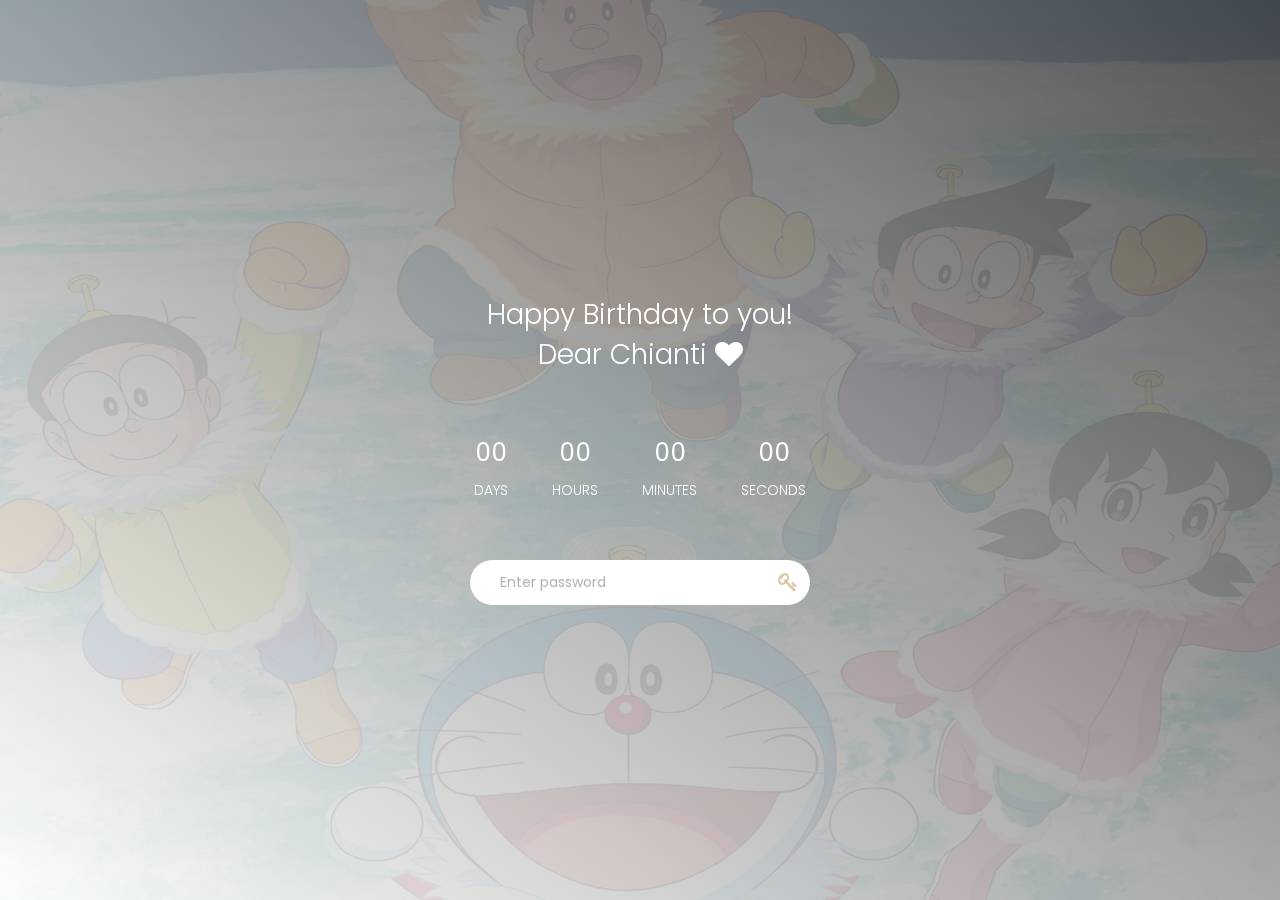
<file: index.html>
<!DOCTYPE html>
<html lang="en">
<head>

     <title>HBD</title>
<!-- 

Get Ready Template

https://templatemo.com/tm-521-get-ready

-->
     <meta charset="UTF-8">
     <meta http-equiv="X-UA-Compatible" content="IE=Edge">
     <meta name="description" content="">
     <meta name="keywords" content="">
     <meta name="team" content="">
     <meta name="viewport" content="width=device-width, initial-scale=1, maximum-scale=1">

     <link rel="stylesheet" href="css/bootstrap.min.css">
     <link rel="stylesheet" href="css/vegas.min.css">
     <link rel="stylesheet" href="css/font-awesome.min.css">

     <!-- MAIN CSS -->
     <link rel="stylesheet" href="css/templatemo-style.css">

</head>
<body>

     <!-- PRE LOADER -->
     <section class="preloader">
          <!-- <div class="spinner">

               <span class="spinner-rotate"></span>
               
          </div> -->
     </section>


     <!-- GRID LINE -->
    <!-- <section class="grid">
         <div class="container">
            <div class="row">

              <div class="col-md-2 col-sm-2">
                <div class="grid-line"></div>
              </div>
              <div class="col-md-2 col-sm-2">
                <div class="grid-line"></div>
              </div>
              <div class="col-md-2 col-sm-2">
                <div class="grid-line"></div>
              </div>
              <div class="col-md-2 col-sm-2">
                <div class="grid-line"></div>
              </div>
              <div class="col-md-2 col-sm-2">
                <div class="grid-line"></div>
              </div>

            </div>
         </div>
    </section> -->


    <div class="menu-bg"></div>
    <!-- <div class="menu-burger">☰</div> -->

    <!-- <div class="menu-items">
       <div class="container">
         <div class="row">
           <div class="col-md-offset-2 col-md-4 col-sm-6">
            <h1>Navigations</h1>
             <ul class="menu">
                <li><a href="#">Home</a></li>
                <li><a href="#">Our Studio</a></li>
                <li><a href="#">Journal</a></li>
                <li><a href="#">Start a project</a></li>
                <li><a href="#">Email Us</a></li>
            </ul>
           </div>

           <div class="col-md-4 col-sm-6">
             <address>
               <h1>Our Studio</h1>
               <p>1234 New Street View, <br> Kumasi, Ghana</p>
               <div class="google-map">
                  <iframe src="https://www.google.com/maps/embed?pb=!1m18!1m12!1m3!1d1197183.8373802372!2d-1.9415093691103689!3d6.781986417238027!2m3!1f0!2f0!3f0!3m2!1i1024!2i768!4f13.1!3m3!1m2!1s0xfdb96f349e85efd%3A0xb8d1e0b88af1f0f5!2sKumasi+Central+Market!5e0!3m2!1sen!2sth!4v1532967884907" allowfullscreen></iframe>
               </div>
             </address>
           </div> 

           <div class="col-md-12 col-sm-12">
             <ul class="social-icon">
              <li class="line"></li>
               <li><a href="https://fb.com/templatemo" class="fa fa-facebook"></a></li>
               <li><a href="#" class="fa fa-twitter"></a></li>
               <li><a href="https://plus.google.com/+templatemo" class="fa fa-google"></a></li>
               <li><a href="#" class="fa fa-instagram"></a></li>
             </ul>
           </div>
         </div>
       </div>
    </div> -->


     <!-- HOME -->
     <section id="home">
        <div class="overlay"></div>
          <div class="container">
               <div class="row">

                    <div class="col-md-12 col-sm-12">
                         <div class="home-info">
                              <h1>Happy Birthday to you!<br>Dear Chianti <i class="fa fa-heart" aria-hidden="true"></i></h1>
                              <!-- You can change the date time in init.js file -->
                              <ul class="countdown">
                                   <li>
                                        <span class="days" id="days">00</span>
                                        <h3>Days</h3>
                                   </li>
                                   <li>
                                        <span class="hours" id="hours">00</span>
                                        <h3>hours</h3>
                                   </li>
                                   <li>
                                        <span class="minutes" id="minutes">00</span>
                                        <h3>minutes</h3>
                                   </li>
                                   <li>
                                        <span class="seconds" id="seconds">00</span>
                                        <h3>seconds</h3>
                                   </li>     
                              </ul>
                              <div class="subscribe-form">
                                <form action="" method="get">
                                  <input type="text" name="name" id="name" class="form-control" placeholder="Enter password">
                                  <button type="submit" class='submitButton'><i class="fa fa-key" aria-hidden="true"></i></button>
                                </form>
                              </div>
                         </div>
                    </div>

               </div>
          </div>
     </section>

     <!-- SCRIPTS -->
     <script src="js/jquery.js"></script>
     <script src="js/bootstrap.min.js"></script>
     <script src="js/vegas.min.js"></script>
     <script src="js/countdown.js"></script>
     <script src="js/init.js"></script>
     <script src="js/custom.js"></script>

</body>
</html>
</file>
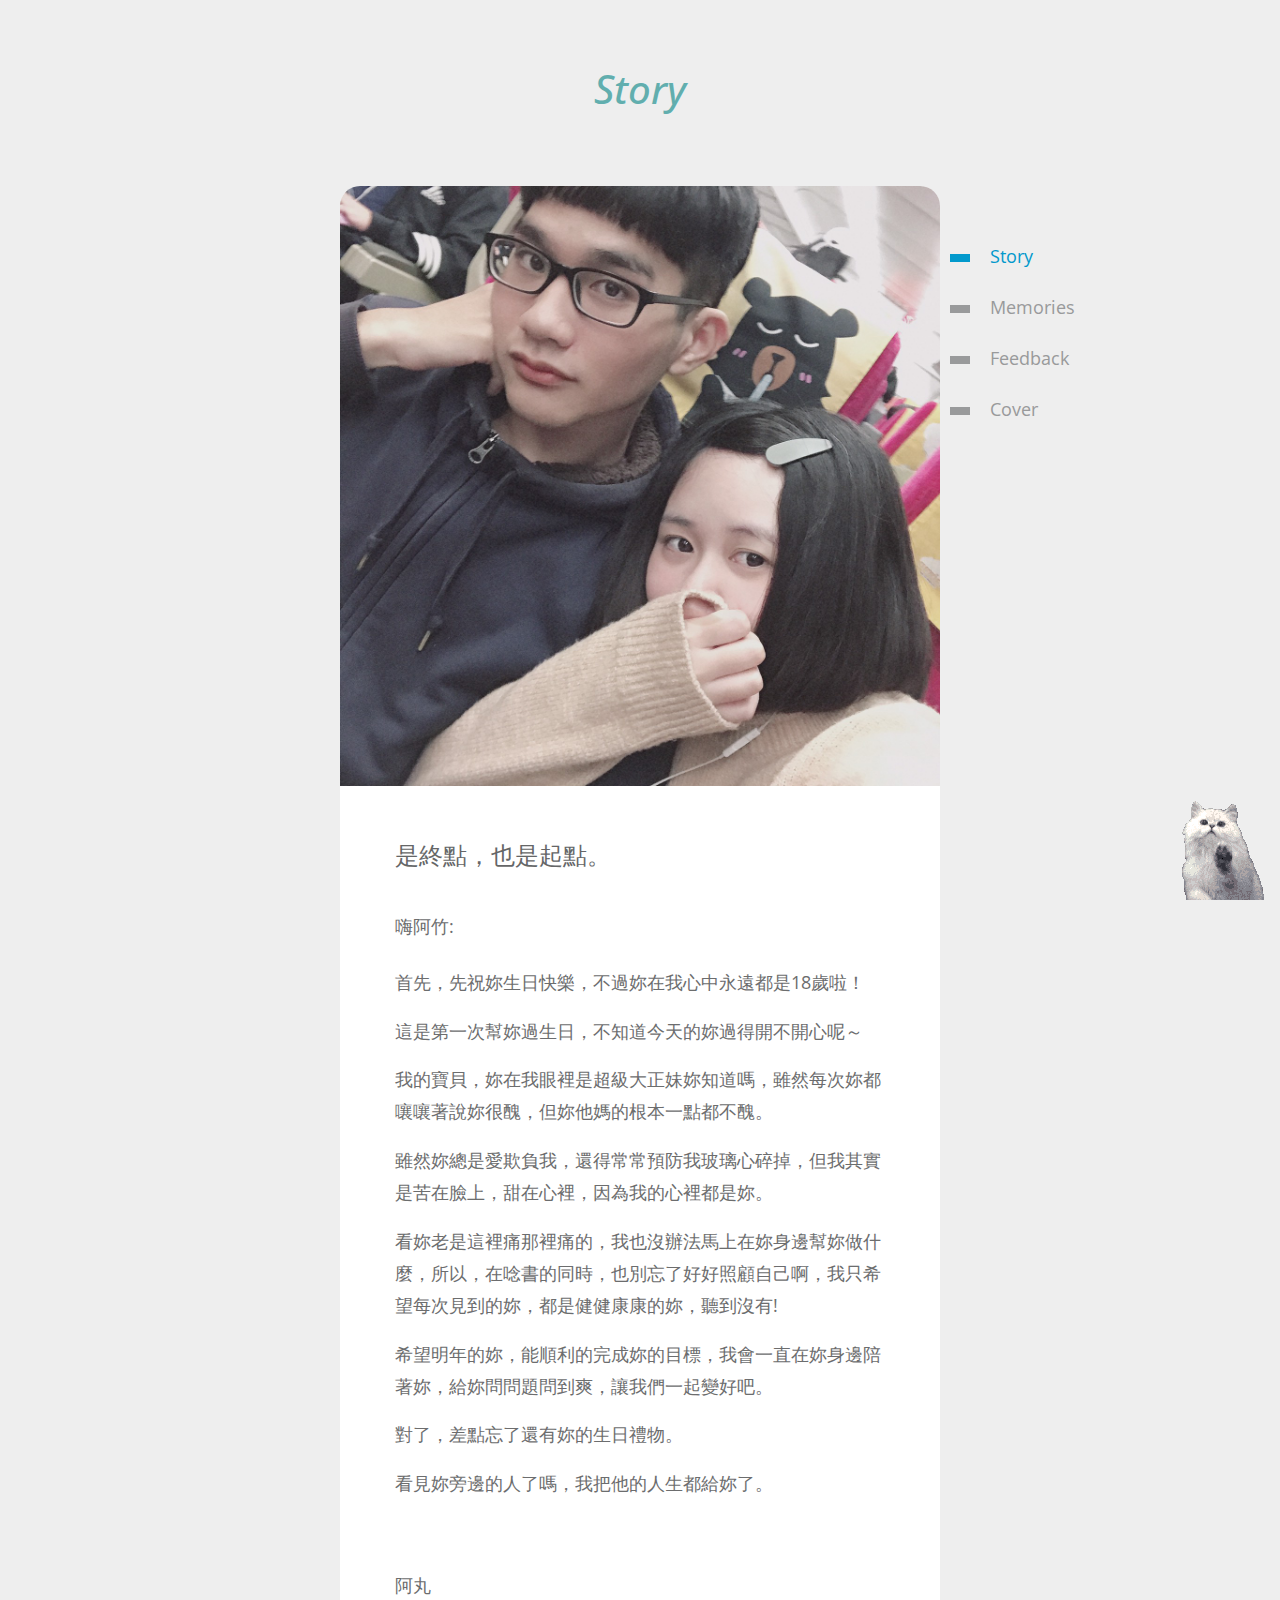
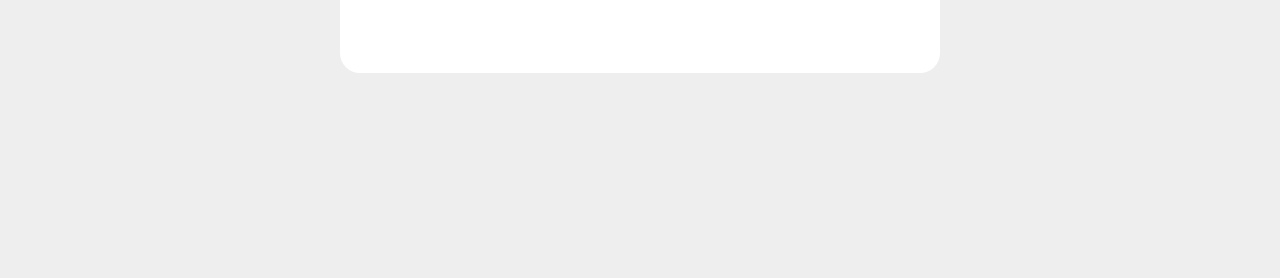
<file: main/index.html>
<!DOCTYPE html>
<html lang="en">

<head>
  <meta charset="UTF-8" />
  <meta name="viewport" content="width=device-width, initial-scale=1.0" />
  <meta http-equiv="X-UA-Compatible" content="ie=edge" />
  <title>Story</title>

  <link rel="stylesheet" href="https://fonts.googleapis.com/css?family=Open+Sans:400,600" />
  <link rel="stylesheet" href="css/bootstrap.min.css" />
  <link rel="stylesheet" href="css/templatemo-style.css" />
  <link rel="stylesheet" href="https://cdnjs.cloudflare.com/ajax/libs/font-awesome/4.7.0/css/font-awesome.min.css">

</head>

<body>
  <div class="tm-page-container mx-auto">
    <header class="tm-header text-center">
      <h1 class="tm-primary-color"><i>Story</i></h1>
      <!-- <p class="tm-primary-color"><i>Stories</i></p> -->
    </header>

    <section class="tm-section">
      <nav class="tm-nav">
        <ul>
          <li class="active">
            <a href="index.html" class="intro"><span class="tm-nav-deco"></span>Story</a>
          </li>
          <li>
            <a href="gallery.html" class="gallery"><span class="tm-nav-deco"></span>Memories</a>
          </li>
          <li>
            <a href="contact.html" class="contact"><span class="tm-nav-deco"></span>Feedback</a>
          </li>
          <li>
            <a href="../index.html" class="cover"><span class="tm-nav-deco"></span>Cover</a>
          </li>
        </ul>
      </nav>
      <div class="tm-content-container">
        <figure class="mb-0">
          <img src="img/card_title.JPG" alt="Image" class="img-fluid tm-img" />
        </figure>
        <div class="tm-content">
          <h2 class="tm-page-title">是終點，也是起點。</h2>
          <p class="mb-4">
            嗨阿竹: </br></p>
          <p>
            首先，先祝妳生日快樂，不過妳在我心中永遠都是18歲啦！

          </p>
          <p>
            這是第一次幫妳過生日，不知道今天的妳過得開不開心呢～
          </p>
          <p>我的寶貝，妳在我眼裡是超級大正妹妳知道嗎，雖然每次妳都嚷嚷著說妳很醜，但妳他媽的根本一點都不醜。</p>
          <p>雖然妳總是愛欺負我，還得常常預防我玻璃心碎掉，但我其實是苦在臉上，甜在心裡，因為我的心裡都是妳。</p>
          <p>看妳老是這裡痛那裡痛的，我也沒辦法馬上在妳身邊幫妳做什麼，所以，在唸書的同時，也別忘了好好照顧自己啊，我只希望每次見到的妳，都是健健康康的妳，聽到沒有!</p>
          <p>希望明年的妳，能順利的完成妳的目標，我會一直在妳身邊陪著妳，給妳問問題問到爽，讓我們一起變好吧。</p>
          <p>對了，差點忘了還有妳的生日禮物。</p>
          <p>看見妳旁邊的人了嗎，我把他的人生都給妳了。</p>
          
          <br/>
          <br/>  
          <p>阿丸</p>
        </div>
      </div>
    </section>

    <div class="scroll">
        <img src="./img/cat2.gif" alt="this slowpoke moves"  />
    </div>
    
    <footer>
        
    </footer>
  </div>
  <script src="js/jquery.js"></script>
  <script src="js/index.js"></script>
</body>

</html>
</file>
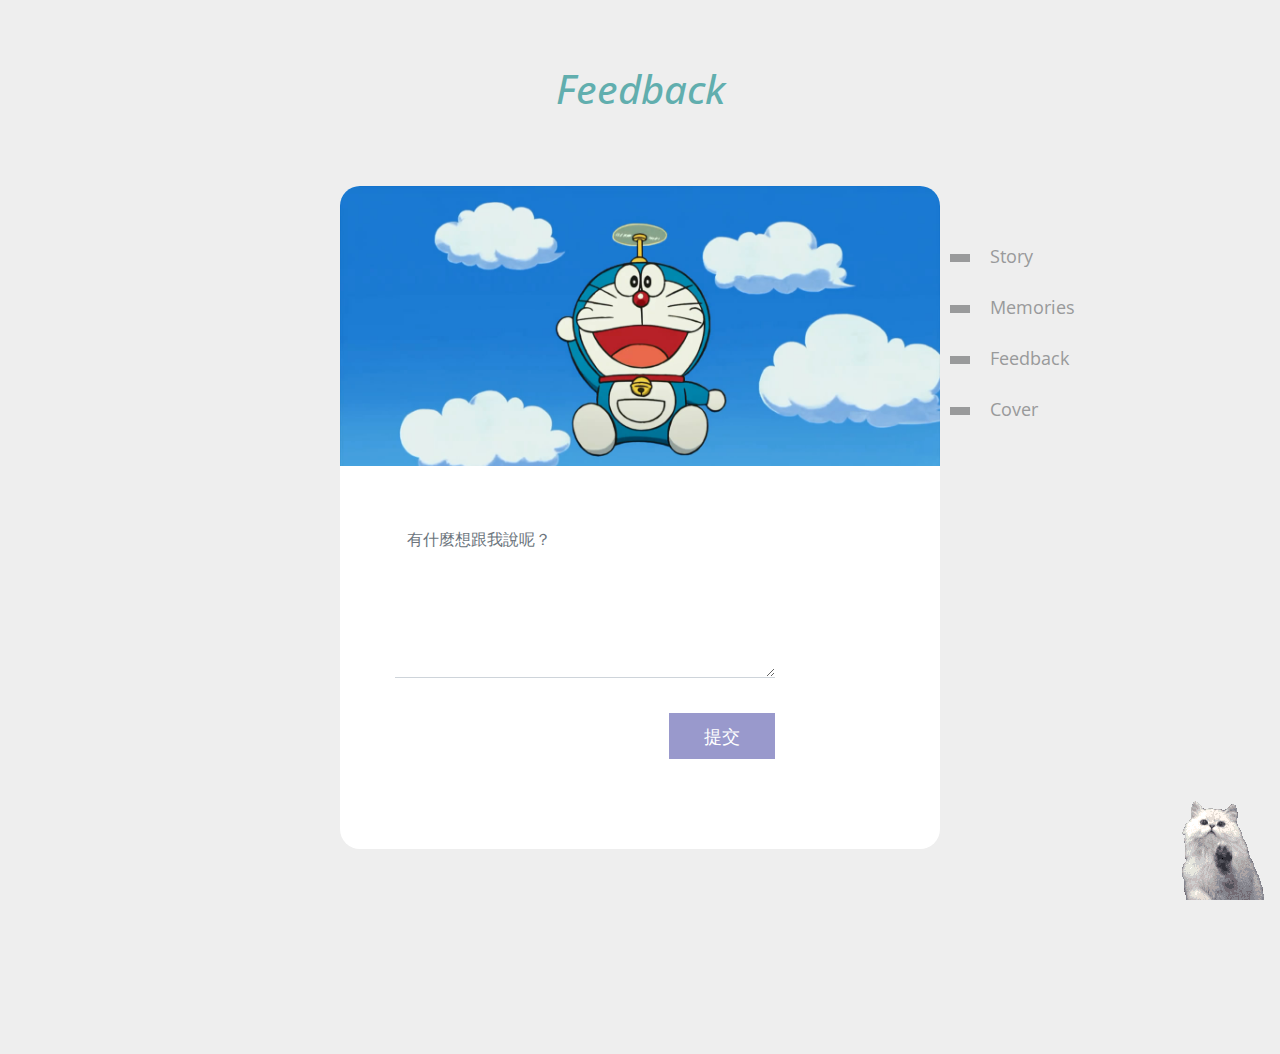
<file: main/contact.html>
<!DOCTYPE html>
<html lang="en">

<head>
    <meta charset="UTF-8" />
    <meta name="viewport" content="width=device-width, initial-scale=1.0" />
    <meta http-equiv="X-UA-Compatible" content="ie=edge" />
    <title>Promise</title>

    <link rel="stylesheet" href="https://fonts.googleapis.com/css?family=Open+Sans:400,600" />
    <link rel="stylesheet" href="css/bootstrap.min.css" />
    <link rel="stylesheet" href="css/templatemo-style.css" />
<!--
Verticard Template
https://templatemo.com/tm-533-verticard

Template re-distribution is NOT allowed on any kind of download website. Thank you.

-->
</head>

<body>
    <div class="tm-page-container mx-auto">
        <header class="tm-header text-center">
            <h1 class="tm-primary-color"><i>Feedback</i></h1>
            <!-- <p class="tm-primary-color"><i>Promise</i></p> -->
        </header>

        <section class="tm-section">
            <nav class="tm-nav">
                <ul>
                    <li class="">
                        <a href="index.html" class="intro"><span class="tm-nav-deco"></span>Story</a>
                      </li>
                      <li>
                        <a href="gallery.html" class="gallery"><span class="tm-nav-deco"></span>Memories</a>
                      </li>
                      <li>
                        <a href="contact.html" class="contact"><span class="tm-nav-deco"></span>Feedback</a>
                      </li>
                      <li>
                        <a href="../index.html" class="cover"><span class="tm-nav-deco"></span>Cover</a>
                      </li>
                </ul>
            </nav>
            <div class="tm-content-container">
                <div class="mb-0 tm-img-overlay-wrap">
                    <div class="tm-img-overlay"></div>
                    <div class="tm-img-overlay-text text-white p-5">
                        <h4 class="mb-4"></h4>
                        <p class="tm-small">
                            
                        </p>
                    </div>
                </div>
                <div class="tm-content">
                    <form action="contact.html" method="GET" class="tm-contact-form">
                        <!-- <div class="form-group">
                            <input type="text" id="contact_name" name="contact_name"
                                class="form-control rounded-0 border-top-0 border-right-0 border-left-0"
                                placeholder="Name" required="" />
                        </div>
                        <div class="form-group">
                            <input type="email" id="contact_email" name="contact_email"
                                class="form-control rounded-0 border-top-0 border-right-0 border-left-0"
                                placeholder="Email" required="" />
                        </div> -->

                        <div class="form-group">
                            <textarea rows="6" id="contact_message" name="contact_message"
                                class="form-control rounded-0 border-top-0 border-right-0 border-left-0"
                                placeholder="有什麼想跟我說呢？" required=""></textarea>
                        </div>

                        <div class="form-group text-right">
                            <button class="btn btn-primary rounded-0 submit">
                                提交
                            </button>
                        </div>
                    </form>
                </div>
            </div>
        </section>
        <div class="scroll">
                <img src="./img/cat2.gif" alt="this slowpoke moves"  />
        </div>
        <footer>
        </footer>
    </div>
    <script src="js/jquery.js"></script>
    <script src="js/contact.js"></script>
</body>

</html>
</file>
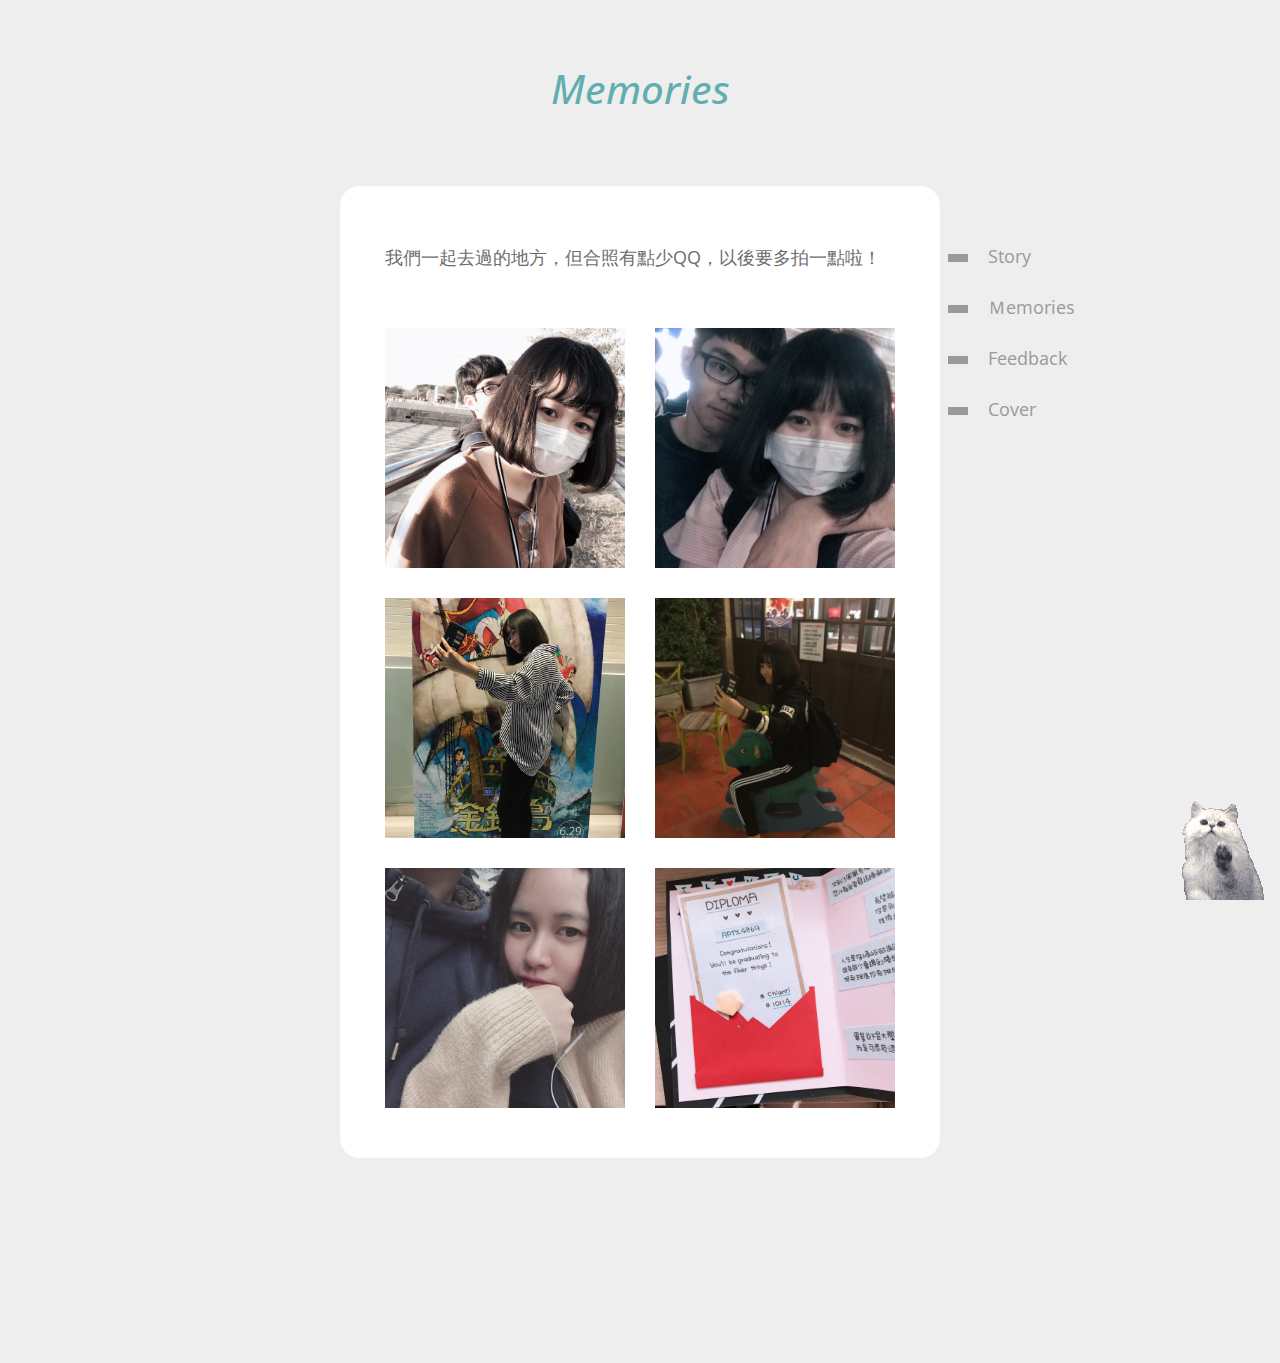
<file: main/gallery.html>
<!DOCTYPE html>
<html lang="en">

<head>
  <meta charset="UTF-8" />
  <meta name="viewport" content="width=device-width, initial-scale=1.0" />
  <meta http-equiv="X-UA-Compatible" content="ie=edge" />
  <title>Memories</title>

  <link rel="stylesheet" href="https://fonts.googleapis.com/css?family=Open+Sans:400,600" />
  <link rel="stylesheet" href="css/bootstrap.min.css" />
  <!-- Magnific Popup core CSS file -->
  <link rel="stylesheet" href="css/magnific-popup.css" />
  <link rel="stylesheet" href="css/templatemo-style.css" />
<!--
Verticard Template
https://templatemo.com/tm-533-verticard

Template re-distribution is NOT allowed on any kind of download website. Thank you.

-->
</head>

<body>
  <div class="tm-page-container mx-auto">
    <header class="tm-header text-center">
      <h1 class="tm-primary-color"><i>Memories</i></h1>
      <!-- <p class="tm-primary-color"><i>Footprints</i></p> -->
    </header>

    <div class="tm-section">
      <nav class="tm-nav">
        <ul>
          <li class="">
            <a href="index.html" class="intro"><span class="tm-nav-deco"></span>Story</a>
          </li>
          <li>
            <a href="gallery.html" class="gallery"><span class="tm-nav-deco"></span>Ｍemories</a>
          </li>
          <li>
            <a href="contact.html" class="contact"><span class="tm-nav-deco"></span>Feedback</a>
          </li>
          <li>
            <a href="../index.html" class="cover"><span class="tm-nav-deco"></span>Cover</a>
          </li>
        </ul>
      </nav>
      <div class="tm-content-container">
        <div class="tm-content tm-content-2">
          <p>
            我們一起去過的地方，但合照有點少QQ，以後要多拍一點啦！
          </p>

          <div class="container-fluid">
            <div class="row tm-gallery" id="tmGallery">
              <div class="col-sm-6 tm-gallery-item">
                <figure class="effect-bubba">
                  <img src="img/gallery/0.JPG" alt="Gallery item" class="img-fluid" />
                  <figcaption>
                    <h2>見面</h2>
                    <p>一見到妳就被妳吸引目光惹</p>
                    <a href="img/gallery/0.JPG">View more</a>
                  </figcaption>
                </figure>
              </div>
              <div class="col-sm-6 tm-gallery-item">
                <figure class="effect-bubba">
                  <img src="img/gallery/1.JPG" alt="Gallery item" class="img-fluid" />
                  <figcaption>
                    <h2>約會 <span></span></h2>
                    <p>第一次和妳一起看電影，一起亂晃，一起...在公園偷偷做壞事？</p>
                    <a href="img/gallery/1.JPG">View more</a>
                  </figcaption>
                </figure>
              </div>
              <div class="col-sm-6 tm-gallery-item">
                <figure class="effect-bubba">
                  <img src="img/gallery/2.JPG" alt="Gallery item" class="img-fluid" />
                  <figcaption>
                    <h2>哆啦 <span></span></h2>
                    <p>第一次和妳一起看哆啦，吵妳還會被妳罵...</p>
                    <a href="img/gallery/2.JPG">View more</a>
                  </figcaption>
                </figure>
              </div>
              <div class="col-sm-6 tm-gallery-item">
                <figure class="effect-bubba">
                  <img src="img/gallery/3.JPG" alt="Gallery item" class="img-fluid" />
                  <figcaption>
                    <h2>火鍋 <span></span></h2>
                    <p>分手後的第一次見面，沒有勇氣提復合的我，在林百貨頂樓偷拍妳</p>
                    <a href="img/gallery/3.JPG">View more</a>
                  </figcaption>
                </figure>
              </div>
              <div class="col-sm-6 tm-gallery-item">
                <figure class="effect-bubba">
                  <img src="img/gallery/4.JPG" alt="Gallery item" class="img-fluid" />
                  <figcaption>
                    <h2>新竹 <span></span></h2>
                    <p>復合後，妳來新竹找我，雖然只有短短的一天，卻難以忘懷，希望火車一直開別停下來</p>
                    <a href="img/gallery/4.JPG">View more</a>
                  </figcaption>
                </figure>
              </div>
              <div class="col-sm-6 tm-gallery-item">
                <figure class="effect-bubba">
                  <img src="img/gallery/5.JPG" alt="Gallery item" class="img-fluid" />
                  <figcaption>
                    <h2>畢業 <span></span></h2>
                    <p>妳精心為我做的畢業卡片，Thank you my dear.</p>
                    <a href="img/gallery/5.JPG">View more</a>
                  </figcaption>
                </figure>
              </div>
            </div>
          </div>
        </div>
      </div>
    </div>
    <div class="scroll">
        <img src="./img/cat2.gif" alt="this slowpoke moves"  />
    </div>
    <footer>
    </footer>
  </div>

  <script src="js/jquery-3.4.1.min.js"></script>
  <script src="js/jquery.magnific-popup.min.js"></script>
  <script>
    $(document).ready(function () {
      // Magnific Pop up
      // https://dimsemenov.com/plugins/magnific-popup/
      $('.tm-gallery').magnificPopup({
        delegate: 'a', // child items selector, by clicking on it popup will open
        type: 'image',
        gallery: {
          enabled: true
        },
      });
    });
  </script>
  <script src="js/jquery.js"></script>
  <script src="js/gallery.js"></script>
</body>
</html>
</file>
<file: css/templatemo-style.css>
/*

Get Ready Template

https://templatemo.com/tm-521-get-ready

*/
  
  @import url('https://fonts.googleapis.com/css?family=Poppins:300,400');

  body {
    margin: 0;
    -webkit-perspective: 1000;
    font-family: 'Poppins', sans-serif;
    background: #303030;
  }

  body, html {
    height: 100%;
    width: 100%;
    overflow-x: hidden;
  }



  /*---------------------------------------
     TYPOGRAPHY              
  -----------------------------------------*/

  h1,h2,h3,h4,h5,h6 {
    font-weight: 300;
    line-height: inherit;
  }

  h1 {
    color: #ffffff;
    font-size: 2em;
  }

  h2 {
    color: #353535;
    font-size: 2em;
  }

  p {
    color: #757575;
    font-size: 14px;
    font-weight: normal;
    line-height: 24px;
  }



  /*---------------------------------------
     GENERAL               
  -----------------------------------------*/

  html{
    -webkit-font-smoothing: antialiased;
  }

  a {
    color: #202020;
    text-decoration: none !important;
  }

  a,
  input, button,
  .form-control {
    -webkit-transition: 0.5s;
    transition: 0.5s;
  }

  a:hover, a:active, a:focus {
    color: #29ca8e;
    outline: none;
  }

  ::-webkit-scrollbar{
    width: 8px;
    height: 8px;
  }

  ::-webkit-scrollbar-thumb {
    cursor: pointer;
    background: #202020;
  }

  .overlay {
    background: linear-gradient(to top right, #ffffff, #000000);
    opacity: 0.9;
    position: absolute;
    top: 0;
    right: 0;
    bottom: 0;
    left: 0;
    width: 100%;
    height: 100%;
  }

  .grid {
    position: fixed;
    width: 100%;
    height: 100%;
    z-index: 1;
  }

  .grid-line {
    height: 300vh;
    border-right: 1px solid rgba(255,255,255,0.02);
  }

  .google-map iframe {
    border: 0;
    margin-top: 20px;
  }

  .subscribe-form {
    position: relative;
  }

  .subscribe-form .form-control {
    background: #ffffff;
    box-shadow: none;
    border: 0;
    border-radius: 50px;
	width: 340px;
    height: 45px;
    padding: 6px 30px;
  }

  .subscribe-form button[type="submit"] {
    background: transparent;
    border: 0;
    outline: none;
  }

  .subscribe-form .fa {
    cursor: pointer;
    position: absolute;
    top: 12px;
    right: 12px;
    color: #d2b48c;
    font-size: 20px;
  }



  /*---------------------------------------
       PRE LOADER              
  -----------------------------------------*/

  .preloader {
    position: fixed;
    top: 0;
    left: 0;
    width: 100%;
    height: 100%;
    z-index: 99999;
    display: flex;
    flex-flow: row nowrap;
    justify-content: center;
    align-items: center;
    background: none repeat scroll 0 0 #ffffff;
  }

  .spinner {
    border: 1px solid transparent;
    border-radius: 3px;
    position: relative;
  }

  .spinner:before {
    content: '';
    box-sizing: border-box;
    position: absolute;
    top: 50%;
    left: 50%;
    width: 45px;
    height: 45px;
    margin-top: -10px;
    margin-left: -10px;
    border-radius: 50%;
    border: 1px solid #575757;
    border-top-color: #ffffff;
    animation: spinner .9s linear infinite;
  }

  @-webkit-@keyframes spinner {
    to {transform: rotate(360deg);}
  }

  @keyframes spinner {
    to {transform: rotate(360deg);}
  }


  /*---------------------------------------
      MENU              
  -----------------------------------------*/

  /* .menu, .menu-bg, .menu-burger {
    position: fixed;
    z-index: 222;
    width: 50px;
    height: 50px;
    line-height: 30px;
    font-size: 25px;
    text-align: center;
    border-radius: 100%;
    right: 25px;
    top: 25px;
  } */

  .menu-bg {
    background: #101010;
    pointer-events: none;
    transition: .3s;
    right: 50px;
    top: 50px;
    transform: translate3d(50%, -50%, 0);
    transform-origin: center center;
  }

  .menu-bg.fs {
    transform: translate3d(50%, -50%, 0);
    width: 500vw;
    height: 500vw;
  }

  .menu-burger {
    color: #ffffff;
    padding-top: 11px;
    -webkit-user-select: none;
    cursor: pointer;
    transition: .4s;
    transform-origin: center;
    z-index: 9999;
  }

  .menu-burger.fs {
    transform: rotate(-180deg) translateY(5px);
  }

  .menu-items {
    display: flex;
    flex-direction: column;
    justify-content: center;
    align-content: center;
    position: absolute;
    z-index: 9999;
    width: 100%;
    height: 100%;
    opacity: 0;
    transition: .4s;
    margin-top: 50px;
    transform: translateY(-200%);
    pointer-events: none;
  }

  .menu-items ul.menu {
    position: relative;
    width: 100%;
    height: 100%;
    text-align: left;
    top: 10px;
  }

  .menu-items ul.menu li {
    display: block;
    list-style: none;
    transition: 1s;
    opacity: 0;
    margin: 5px 0;
  }

  .menu-items ul.menu li a {
    color: #ffffff;
    font-size: 18px;
    position: relative;
  }

  .menu-items ul.menu li a:after {
    content: "";
    width: 0;
    height: 2px;
    border-radius: 50px;
    position: absolute;
    bottom: 13px;
    transition: 0.5s;
    margin: 0 auto;
    display: block;
    right: 0;
    left: 0;
  }

  .menu-items ul.menu li a:hover:after {
    content: "";
    background: #d2b48c;
    width: 100%;
  }

  .menu-items.fs {
    transform: translateY(0);
    pointer-events: auto;
    opacity: 1;
  }

  .menu-items.fs ul li {
    opacity: 1;
  }

  address p {
    color: #f9f9f9;
  }



  /*---------------------------------------
      HOME          
  -----------------------------------------*/

  #home {
    display: -webkit-box;
    display: -webkit-flex;
    display: -ms-flexbox;
    display: flex;
    -webkit-box-align: center;
    -webkit-align-items: center;
    -ms-flex-align: center;
    align-items: center;
    text-align: center;
    position: relative;
  }

  #home .container {
    width: 100%;
  }

  .home-info {
    display: flex;
    flex-direction: column;
    justify-content: center;
    align-items: center;
    position: relative;
    z-index: 2;
    width: 100%;
    height: 100vh;
  }
  
  .countdown {
    text-align: center;
    margin: 50px 0;
    padding: 0;
  }

  .countdown li {
    color: #ffffff;
    list-style: none;
    display: inline-block;
    margin: 0 20px;
  }

  .countdown span {
    font-size: 25px;
  }

  .countdown h3 {
    font-size: 14px;
    text-transform: uppercase;
    margin: 10px 0;
  }



  /*---------------------------------------
     SOCIAL ICON              
  -----------------------------------------*/

  .social-icon {
    position: relative;
    padding: 0;
    margin: 30px 0 0 0;
    text-align: center;
  }

  .social-icon .line {
    background: #ffffff;
    width: 50px;
    height: 2px;
    margin-right: 10px;
    position: relative;
    bottom: 5px;
  }

  .social-icon li {
    display: inline-block;
    list-style: none;
  }

  .social-icon li a {
    border-radius: 50px;
    color: #ffffff;
    font-size: 15px;
    width: 35px;
    height: 35px;
    line-height: 35px;
    text-decoration: none;
    text-align: center;
    position: relative;
    margin: 5px 5px 5px 0;
  }

  .social-icon li a:hover {
    background: #d2b48c;
    color: #ffffff;
  }



  /*---------------------------------------
     RESPONSIVE STYLES              
  -----------------------------------------*/

  @media screen and (max-width: 480px) {

    .home-info {
      padding: 0 1em 0 1em;
    }

    .countdown li {
      margin: 0 12px;
    }

    address {
      margin-top: 50px;
    }
  }

  @media screen and (max-width: 360px) {

    h1 {
      font-size: 1.50em;
    }

    .menu-items {
      margin: 100px 0;
    }

    .countdown span {
      font-size: 20px;
    }

    .countdown h3 {
      font-size: 12px;
    }
  }
</file>
<file: main/css/templatemo-style.css>
/*
Verticard Template
https://templatemo.com/tm-533-verticard
*/

body {
  font-family: "Open Sans", Arial, Helvetica, sans-serif;
  height: 100%;
  font-size: 18px;
  font-weight: 400;
  overflow-x: hidden;
  background-color: #eeeeee;
  color: #6C6D6E;
}

body::-webkit-scrollbar {
    display: none;
}

a {
  transition: all 0.3s ease;
}

a:hover,
a:focus {
  text-decoration: none;
}

p {
  line-height: 1.8;
}

.tm-primary-color {
  color: #61AEAE;
}

.tm-secondary-color {
  color: #0099CC;
}


.tm-page-container {
  max-width: 600px;
  width: 100%;  
}

.tm-section {
  margin-bottom: 155px;
  position: relative;
}

.tm-content-container {      
  border-radius: 20px;
  background-color: white;
}

.tm-nav {
  position: absolute;
  right: -150px;
  top: 45px;
}

.tm-nav > ul > li {
  list-style: none;
}

.tm-nav > ul > li > a {
  display: block;
  padding: 12px 15px;
  color: #999A9B;
}

.tm-nav > ul > li.active > a,
.tm-nav > ul > li > a:hover,
.tm-nav > ul > li > a:focus {
  color: #0299CC;
}

.tm-nav-deco {
  display: inline-block;
  width: 20px;
  height: 8px;
  background-color: #999A9B;
  vertical-align: middle;
  margin-right: 20px;
}

.tm-nav > ul > li.active > a > .tm-nav-deco,
.tm-nav > ul > li:hover > a > .tm-nav-deco
 {
  background-color: #0299CC;
}

.tm-content {  
  padding: 55px;
}

.tm-header {
  padding: 65px 15px;
}

.tm-title {
  font-size: 2rem;
  color: #626364;
}

.tm-page-title {
  font-size: 1.5rem;
  margin-bottom: 40px;
  color: #656667;
}

.tm-img {
  border-top-left-radius: 20px;
  border-top-right-radius: 20px;  
}

footer {
  font-size: 1rem;
  display: flex;
  justify-content: space-between;
  padding-bottom: 50px;
  color: #9A9B9C;
}

.tm-footer-link {
  color: #9A9B9C;
}

/* 
  Gallery Item Hover Effect
  https://tympanus.net/codrops/2014/06/19/ideas-for-subtle-hover-effects/
*/

/* Common style */
.tm-gallery-item figure {
	position: relative;	
	overflow: hidden;
	margin-bottom: 0;
	background: #3085a3;
	text-align: center;
	cursor: pointer;
}

.tm-gallery-item figure img {
	position: relative;
	display: block;
	min-height: 50%;
	max-width: 100%;
	opacity: 0.8;
}

.tm-gallery-item figure figcaption {
	color: #fff;
	text-transform: uppercase;
	font-size: 1.25em;
	-webkit-backface-visibility: hidden;
	backface-visibility: hidden;
}

.tm-gallery-item figure figcaption::before,
.tm-gallery-item figure figcaption::after {
	pointer-events: none;
}

.tm-gallery-item figure figcaption,
.tm-gallery-item figure figcaption > a {
	position: absolute;
	top: 0;
	left: 0;
	width: 100%;
	height: 100%;
}

/* Anchor will cover the whole item by default */
/* For some effects it will show as a button */
.tm-gallery-item figure figcaption > a {
	z-index: 1000;
	text-indent: 200%;
	white-space: nowrap;
	font-size: 0;
	opacity: 0;
}

.tm-gallery-item figure h2 {
	word-spacing: -0.15em;
	font-weight: 300;
}

.tm-gallery-item figure h2 span {	font-weight: 800; }

.tm-gallery-item figure h2,
.tm-gallery-item figure p {
	margin: 0;
}

.tm-gallery-item figure p {
	letter-spacing: 1px;
	font-size: 60.5%;
	max-width: 200px;
	margin: 0 auto;
}

/*---------------*/
/***** Bubba *****/
/*---------------*/

figure.effect-bubba {	background: #9e5406; }

figure.effect-bubba img {
	opacity: 1;
	-webkit-transition: opacity 0.35s;
	transition: opacity 0.35s;
}

figure.effect-bubba:hover img {
	opacity: 0.4;
}

figure.effect-bubba figcaption::before,
figure.effect-bubba figcaption::after {
	position: absolute;
	top: 15px;
	right: 15px;
	bottom: 15px;
	left: 15px;
	content: '';
	opacity: 0;
	-webkit-transition: opacity 0.35s, -webkit-transform 0.35s;
	transition: opacity 0.35s, transform 0.35s;
}

figure.effect-bubba figcaption::before {
	border-top: 1px solid #fff;
	border-bottom: 1px solid #fff;
	-webkit-transform: scale(0,1);
	transform: scale(0,1);
}

figure.effect-bubba figcaption::after {
	border-right: 1px solid #fff;
	border-left: 1px solid #fff;
	-webkit-transform: scale(1,0);
	transform: scale(1,0);
}

figure.effect-bubba h2 {
	font-size: 1.5rem;	
	-webkit-transition: -webkit-transform 0.35s;
	transition: transform 0.35s;
	-webkit-transform: translate3d(0,-5px,0);
	transform: translate3d(0,-5px,0);
	opacity: 0;
}

figure.effect-bubba p {
	width: 100%;
	padding: 10px;
	opacity: 0;
	-webkit-transition: opacity 0.35s, -webkit-transform 0.35s;
	transition: opacity 0.35s, transform 0.35s;
	-webkit-transform: translate3d(0,20px,0);
	transform: translate3d(0,20px,0);
}

figure.effect-bubba:hover figcaption::before,
figure.effect-bubba:hover figcaption::after {
	opacity: 1;
	-webkit-transform: scale(1);
	transform: scale(1);
}

figure.effect-bubba:hover h2,
figure.effect-bubba:hover p {
	opacity: 1;
	-webkit-transform: translate3d(0,0,0);
	transform: translate3d(0,0,0);
}

.tm-gallery {
  margin-top: 40px;
  margin-left: -30px;
  margin-right: -30px;
  margin-bottom: -20px;
}

.tm-gallery-item {
	margin-top: 15px;
	margin-bottom: 15px;
	max-width: 270px;
}

.tm-content-2 {
	padding-left: 45px;
	padding-right: 45px;
}

figcaption {
	display: flex;
	flex-direction: column;
	align-items: center;
	justify-content: center;
}

.tm-img-overlay-wrap {
	position: relative;
	min-height: 280px;
	background-image: url(../img/7.jpg);
	background-repeat: no-repeat;
	background-size: cover;
	border-top-left-radius: 20px;
	border-top-right-radius: 20px;
}

.tm-img-overlay {
	border-top-left-radius: 20px;
	border-top-right-radius: 20px;
	position: absolute;
	top: 0;
	left: 0;
	width: 100%;
	height: 100%;
	/* background-color: rgba(0,0,0,0.5); */
}

.tm-img-overlay-text {
	position: relative;
	z-index: 1000;
}

.tm-contact-form {
	max-width: 380px;
}

.form-group {
	margin-bottom: 35px;
}

.btn {
	font-size: 1.1rem;
	padding: 10px 35px;
	border: none;
}

.btn-primary {
	background-color: #9999CC;
}

.btn-primary:hover,
.btn-primary:focus {
	background-color: #a3a3d3;
}

.tm-small {
	font-size: 90%;
}

@media (max-width: 945px) {
  .tm-nav {
    position: static;
  }

  .tm-page-container {
    padding-left: 15px;
    padding-right: 15px;
  }
}

@media (max-width: 575px) {
	.tm-gallery-item {
		max-width: 100%;
		height: auto;
	}
}

@media (max-width: 480px) {
  footer {
    display: block;
  }

  footer span {
    display: block;
    padding: 15px;
  }
}

.scroll {
	position: fixed;
	right: 10px;
	bottom: 0;
}
</file>
<file: css/vegas.min.css>
.vegas-overlay,.vegas-slide,.vegas-slide-inner,.vegas-timer,.vegas-wrapper{position:absolute;top:0;left:0;bottom:0;right:0;overflow:hidden;border:none;padding:0;margin:0}.vegas-overlay{opacity:.5;background:url(overlays/02.png) center center}.vegas-timer{top:auto;bottom:0;height:2px}.vegas-timer-progress{width:0;height:100%;background:#fff;-webkit-transition:width ease-out;transition:width ease-out}.vegas-timer-running .vegas-timer-progress{width:100%}.vegas-slide,.vegas-slide-inner{margin:0;padding:0;background:center center no-repeat;-webkit-transform:translateZ(0);transform:translateZ(0)}body .vegas-container{overflow:hidden!important;position:relative}.vegas-video{min-width:100%;min-height:100%;width:auto;height:auto}body.vegas-container{overflow:auto;position:static;z-index:-2}body.vegas-container>.vegas-overlay,body.vegas-container>.vegas-slide,body.vegas-container>.vegas-timer{position:fixed;z-index:-1}:root body.vegas-container>.vegas-overlay,:root body.vegas-container>.vegas-slide,_::full-page-media,_:future{bottom:-76px}.vegas-transition-fade,.vegas-transition-fade2{opacity:0}.vegas-transition-fade-in,.vegas-transition-fade2-in{opacity:1}.vegas-transition-fade2-out{opacity:0}.vegas-transition-blur,.vegas-transition-blur2{opacity:0;-webkit-filter:blur(32px);filter:blur(32px)}.vegas-transition-blur-in,.vegas-transition-blur2-in{opacity:1;-webkit-filter:blur(0);filter:blur(0)}.vegas-transition-blur2-out{opacity:0}.vegas-transition-flash,.vegas-transition-flash2{opacity:0;-webkit-filter:brightness(25);filter:brightness(25)}.vegas-transition-flash-in,.vegas-transition-flash2-in{opacity:1;-webkit-filter:brightness(1);filter:brightness(1)}.vegas-transition-flash2-out{opacity:0;-webkit-filter:brightness(25);filter:brightness(25)}.vegas-transition-negative,.vegas-transition-negative2{opacity:0;-webkit-filter:invert(100%);filter:invert(100%)}.vegas-transition-negative-in,.vegas-transition-negative2-in{opacity:1;-webkit-filter:invert(0);filter:invert(0)}.vegas-transition-negative2-out{opacity:0;-webkit-filter:invert(100%);filter:invert(100%)}.vegas-transition-burn,.vegas-transition-burn2{opacity:0;-webkit-filter:contrast(1000%) saturate(1000%);filter:contrast(1000%) saturate(1000%)}.vegas-transition-burn-in,.vegas-transition-burn2-in{opacity:1;-webkit-filter:contrast(100%) saturate(100%);filter:contrast(100%) saturate(100%)}.vegas-transition-burn2-out{opacity:0;-webkit-filter:contrast(1000%) saturate(1000%);filter:contrast(1000%) saturate(1000%)}.vegas-transition-slideLeft,.vegas-transition-slideLeft2{-webkit-transform:translateX(100%);transform:translateX(100%)}.vegas-transition-slideLeft-in,.vegas-transition-slideLeft2-in{-webkit-transform:translateX(0);transform:translateX(0)}.vegas-transition-slideLeft2-out,.vegas-transition-slideRight,.vegas-transition-slideRight2{-webkit-transform:translateX(-100%);transform:translateX(-100%)}.vegas-transition-slideRight-in,.vegas-transition-slideRight2-in{-webkit-transform:translateX(0);transform:translateX(0)}.vegas-transition-slideRight2-out{-webkit-transform:translateX(100%);transform:translateX(100%)}.vegas-transition-slideUp,.vegas-transition-slideUp2{-webkit-transform:translateY(100%);transform:translateY(100%)}.vegas-transition-slideUp-in,.vegas-transition-slideUp2-in{-webkit-transform:translateY(0);transform:translateY(0)}.vegas-transition-slideDown,.vegas-transition-slideDown2,.vegas-transition-slideUp2-out{-webkit-transform:translateY(-100%);transform:translateY(-100%)}.vegas-transition-slideDown-in,.vegas-transition-slideDown2-in{-webkit-transform:translateY(0);transform:translateY(0)}.vegas-transition-slideDown2-out{-webkit-transform:translateY(100%);transform:translateY(100%)}.vegas-transition-zoomIn,.vegas-transition-zoomIn2{-webkit-transform:scale(0);transform:scale(0);opacity:0}.vegas-transition-zoomIn-in,.vegas-transition-zoomIn2-in{-webkit-transform:scale(1);transform:scale(1);opacity:1}.vegas-transition-zoomIn2-out,.vegas-transition-zoomOut,.vegas-transition-zoomOut2{-webkit-transform:scale(2);transform:scale(2);opacity:0}.vegas-transition-zoomOut-in,.vegas-transition-zoomOut2-in{-webkit-transform:scale(1);transform:scale(1);opacity:1}.vegas-transition-zoomOut2-out{-webkit-transform:scale(0);transform:scale(0);opacity:0}.vegas-transition-swirlLeft,.vegas-transition-swirlLeft2{-webkit-transform:scale(2) rotate(35deg);transform:scale(2) rotate(35deg);opacity:0}.vegas-transition-swirlLeft-in,.vegas-transition-swirlLeft2-in{-webkit-transform:scale(1) rotate(0);transform:scale(1) rotate(0);opacity:1}.vegas-transition-swirlLeft2-out,.vegas-transition-swirlRight,.vegas-transition-swirlRight2{-webkit-transform:scale(2) rotate(-35deg);transform:scale(2) rotate(-35deg);opacity:0}.vegas-transition-swirlRight-in,.vegas-transition-swirlRight2-in{-webkit-transform:scale(1) rotate(0);transform:scale(1) rotate(0);opacity:1}.vegas-transition-swirlRight2-out{-webkit-transform:scale(2) rotate(35deg);transform:scale(2) rotate(35deg);opacity:0}.vegas-animation-kenburns{-webkit-animation:kenburns ease-out;animation:kenburns ease-out}@-webkit-keyframes kenburns{0%{-webkit-transform:scale(1.5);transform:scale(1.5)}100%{-webkit-transform:scale(1);transform:scale(1)}}@keyframes kenburns{0%{-webkit-transform:scale(1.5);transform:scale(1.5)}100%{-webkit-transform:scale(1);transform:scale(1)}}.vegas-animation-kenburnsUp{-webkit-animation:kenburnsUp ease-out;animation:kenburnsUp ease-out}@-webkit-keyframes kenburnsUp{0%{-webkit-transform:scale(1.5) translate(0,10%);transform:scale(1.5) translate(0,10%)}100%{-webkit-transform:scale(1) translate(0,0);transform:scale(1) translate(0,0)}}@keyframes kenburnsUp{0%{-webkit-transform:scale(1.5) translate(0,10%);transform:scale(1.5) translate(0,10%)}100%{-webkit-transform:scale(1) translate(0,0);transform:scale(1) translate(0,0)}}.vegas-animation-kenburnsDown{-webkit-animation:kenburnsDown ease-out;animation:kenburnsDown ease-out}@-webkit-keyframes kenburnsDown{0%{-webkit-transform:scale(1.5) translate(0,-10%);transform:scale(1.5) translate(0,-10%)}100%{-webkit-transform:scale(1) translate(0,0);transform:scale(1) translate(0,0)}}@keyframes kenburnsDown{0%{-webkit-transform:scale(1.5) translate(0,-10%);transform:scale(1.5) translate(0,-10%)}100%{-webkit-transform:scale(1) translate(0,0);transform:scale(1) translate(0,0)}}.vegas-animation-kenburnsLeft{-webkit-animation:kenburnsLeft ease-out;animation:kenburnsLeft ease-out}@-webkit-keyframes kenburnsLeft{0%{-webkit-transform:scale(1.5) translate(10%,0);transform:scale(1.5) translate(10%,0)}100%{-webkit-transform:scale(1) translate(0,0);transform:scale(1) translate(0,0)}}@keyframes kenburnsLeft{0%{-webkit-transform:scale(1.5) translate(10%,0);transform:scale(1.5) translate(10%,0)}100%{-webkit-transform:scale(1) translate(0,0);transform:scale(1) translate(0,0)}}.vegas-animation-kenburnsRight{-webkit-animation:kenburnsRight ease-out;animation:kenburnsRight ease-out}@-webkit-keyframes kenburnsRight{0%{-webkit-transform:scale(1.5) translate(-10%,0);transform:scale(1.5) translate(-10%,0)}100%{-webkit-transform:scale(1) translate(0,0);transform:scale(1) translate(0,0)}}@keyframes kenburnsRight{0%{-webkit-transform:scale(1.5) translate(-10%,0);transform:scale(1.5) translate(-10%,0)}100%{-webkit-transform:scale(1) translate(0,0);transform:scale(1) translate(0,0)}}.vegas-animation-kenburnsUpLeft{-webkit-animation:kenburnsUpLeft ease-out;animation:kenburnsUpLeft ease-out}@-webkit-keyframes kenburnsUpLeft{0%{-webkit-transform:scale(1.5) translate(10%,10%);transform:scale(1.5) translate(10%,10%)}100%{-webkit-transform:scale(1) translate(0,0);transform:scale(1) translate(0,0)}}@keyframes kenburnsUpLeft{0%{-webkit-transform:scale(1.5) translate(10%,10%);transform:scale(1.5) translate(10%,10%)}100%{-webkit-transform:scale(1) translate(0,0);transform:scale(1) translate(0,0)}}.vegas-animation-kenburnsUpRight{-webkit-animation:kenburnsUpRight ease-out;animation:kenburnsUpRight ease-out}@-webkit-keyframes kenburnsUpRight{0%{-webkit-transform:scale(1.5) translate(-10%,10%);transform:scale(1.5) translate(-10%,10%)}100%{-webkit-transform:scale(1) translate(0,0);transform:scale(1) translate(0,0)}}@keyframes kenburnsUpRight{0%{-webkit-transform:scale(1.5) translate(-10%,10%);transform:scale(1.5) translate(-10%,10%)}100%{-webkit-transform:scale(1) translate(0,0);transform:scale(1) translate(0,0)}}.vegas-animation-kenburnsDownLeft{-webkit-animation:kenburnsDownLeft ease-out;animation:kenburnsDownLeft ease-out}@-webkit-keyframes kenburnsDownLeft{0%{-webkit-transform:scale(1.5) translate(10%,-10%);transform:scale(1.5) translate(10%,-10%)}100%{-webkit-transform:scale(1) translate(0,0);transform:scale(1) translate(0,0)}}@keyframes kenburnsDownLeft{0%{-webkit-transform:scale(1.5) translate(10%,-10%);transform:scale(1.5) translate(10%,-10%)}100%{-webkit-transform:scale(1) translate(0,0);transform:scale(1) translate(0,0)}}.vegas-animation-kenburnsDownRight{-webkit-animation:kenburnsDownRight ease-out;animation:kenburnsDownRight ease-out}@-webkit-keyframes kenburnsDownRight{0%{-webkit-transform:scale(1.5) translate(-10%,-10%);transform:scale(1.5) translate(-10%,-10%)}100%{-webkit-transform:scale(1) translate(0,0);transform:scale(1) translate(0,0)}}@keyframes kenburnsDownRight{0%{-webkit-transform:scale(1.5) translate(-10%,-10%);transform:scale(1.5) translate(-10%,-10%)}100%{-webkit-transform:scale(1) translate(0,0);transform:scale(1) translate(0,0)}}
</file>
